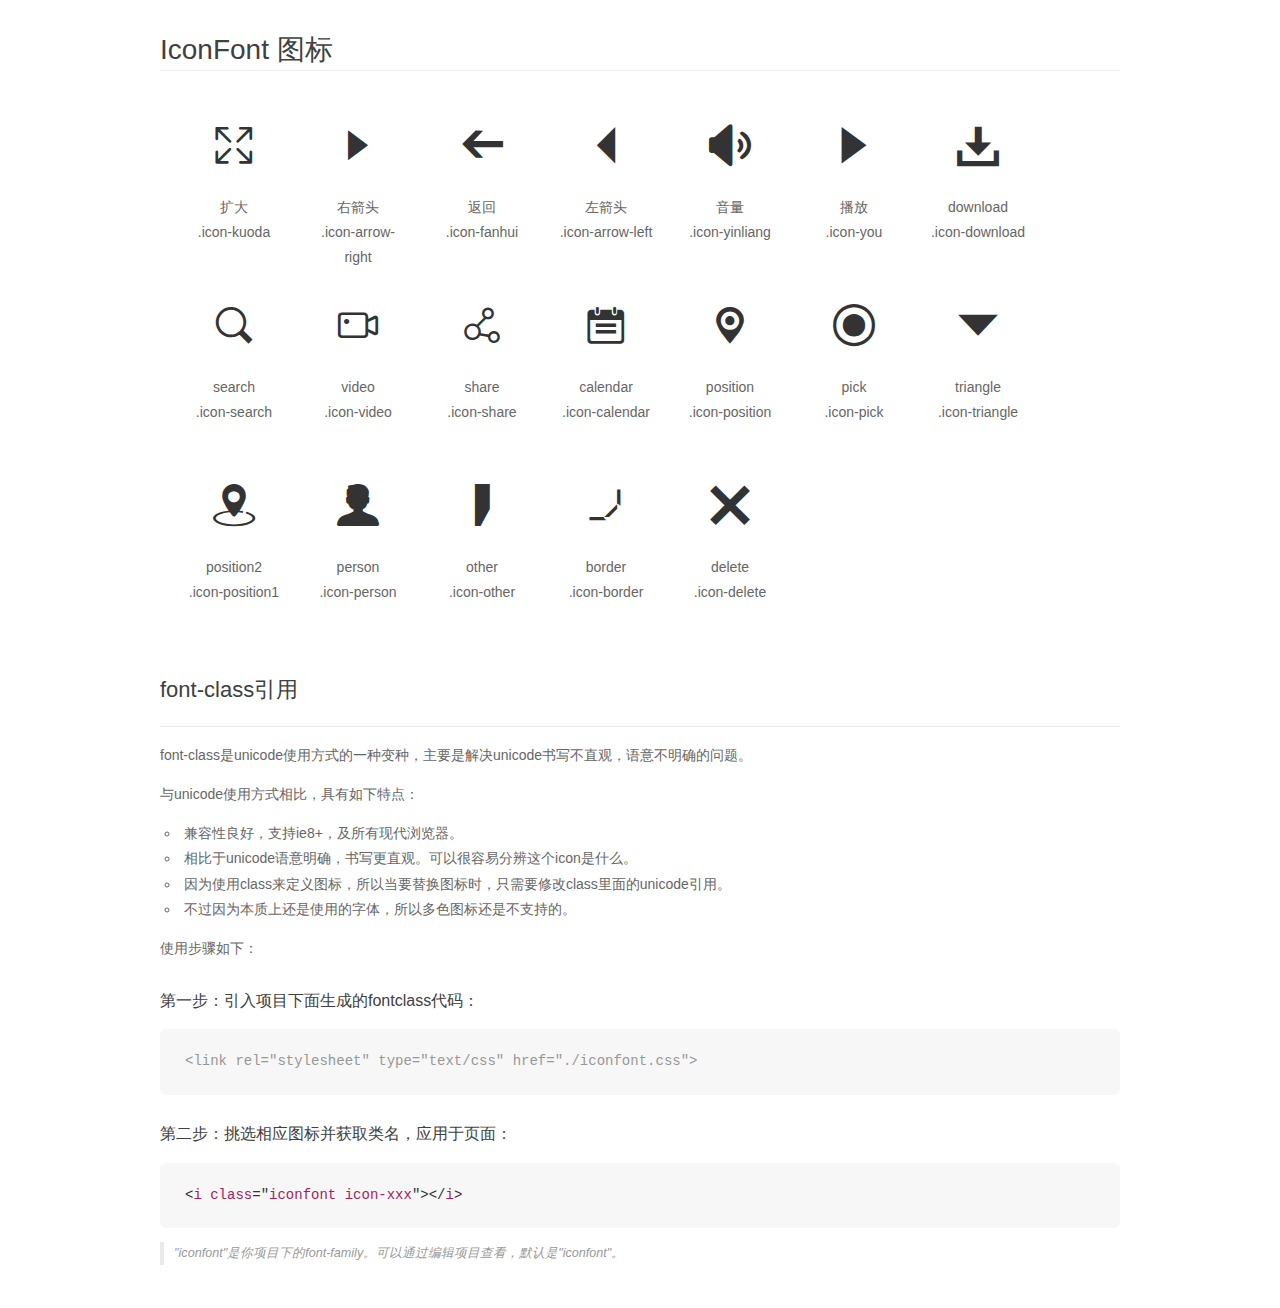
<file: css/font_763577_khubyc13qna/demo_fontclass.html>
<!DOCTYPE html>
<html>
<head>
    <meta charset="utf-8"/>
    <title>IconFont</title>
    <link rel="stylesheet" href="demo.css">
    <link rel="stylesheet" href="iconfont.css">
</head>
<body>
    <div class="main markdown">
        <h1>IconFont 图标</h1>
        <ul class="icon_lists clear">
            
                <li>
                <i class="icon iconfont icon-kuoda"></i>
                    <div class="name">扩大</div>
                    <div class="fontclass">.icon-kuoda</div>
                </li>
            
                <li>
                <i class="icon iconfont icon-arrow-right"></i>
                    <div class="name">右箭头</div>
                    <div class="fontclass">.icon-arrow-right</div>
                </li>
            
                <li>
                <i class="icon iconfont icon-fanhui"></i>
                    <div class="name">返回</div>
                    <div class="fontclass">.icon-fanhui</div>
                </li>
            
                <li>
                <i class="icon iconfont icon-arrow-left"></i>
                    <div class="name">左箭头</div>
                    <div class="fontclass">.icon-arrow-left</div>
                </li>
            
                <li>
                <i class="icon iconfont icon-yinliang"></i>
                    <div class="name">音量</div>
                    <div class="fontclass">.icon-yinliang</div>
                </li>
            
                <li>
                <i class="icon iconfont icon-you"></i>
                    <div class="name">播放</div>
                    <div class="fontclass">.icon-you</div>
                </li>
            
                <li>
                <i class="icon iconfont icon-download"></i>
                    <div class="name">download</div>
                    <div class="fontclass">.icon-download</div>
                </li>
            
                <li>
                <i class="icon iconfont icon-search"></i>
                    <div class="name">search</div>
                    <div class="fontclass">.icon-search</div>
                </li>
            
                <li>
                <i class="icon iconfont icon-video"></i>
                    <div class="name">video</div>
                    <div class="fontclass">.icon-video</div>
                </li>
            
                <li>
                <i class="icon iconfont icon-share"></i>
                    <div class="name">share</div>
                    <div class="fontclass">.icon-share</div>
                </li>
            
                <li>
                <i class="icon iconfont icon-calendar"></i>
                    <div class="name">calendar</div>
                    <div class="fontclass">.icon-calendar</div>
                </li>
            
                <li>
                <i class="icon iconfont icon-position"></i>
                    <div class="name">position</div>
                    <div class="fontclass">.icon-position</div>
                </li>
            
                <li>
                <i class="icon iconfont icon-pick"></i>
                    <div class="name">pick</div>
                    <div class="fontclass">.icon-pick</div>
                </li>
            
                <li>
                <i class="icon iconfont icon-triangle"></i>
                    <div class="name">triangle</div>
                    <div class="fontclass">.icon-triangle</div>
                </li>
            
                <li>
                <i class="icon iconfont icon-position1"></i>
                    <div class="name">position2</div>
                    <div class="fontclass">.icon-position1</div>
                </li>
            
                <li>
                <i class="icon iconfont icon-person"></i>
                    <div class="name">person</div>
                    <div class="fontclass">.icon-person</div>
                </li>
            
                <li>
                <i class="icon iconfont icon-other"></i>
                    <div class="name">other</div>
                    <div class="fontclass">.icon-other</div>
                </li>
            
                <li>
                <i class="icon iconfont icon-border"></i>
                    <div class="name">border</div>
                    <div class="fontclass">.icon-border</div>
                </li>
            
                <li>
                <i class="icon iconfont icon-delete"></i>
                    <div class="name">delete</div>
                    <div class="fontclass">.icon-delete</div>
                </li>
            
        </ul>

        <h2 id="font-class-">font-class引用</h2>
        <hr>

        <p>font-class是unicode使用方式的一种变种，主要是解决unicode书写不直观，语意不明确的问题。</p>
        <p>与unicode使用方式相比，具有如下特点：</p>
        <ul>
        <li>兼容性良好，支持ie8+，及所有现代浏览器。</li>
        <li>相比于unicode语意明确，书写更直观。可以很容易分辨这个icon是什么。</li>
        <li>因为使用class来定义图标，所以当要替换图标时，只需要修改class里面的unicode引用。</li>
        <li>不过因为本质上还是使用的字体，所以多色图标还是不支持的。</li>
        </ul>
        <p>使用步骤如下：</p>
        <h3 id="-fontclass-">第一步：引入项目下面生成的fontclass代码：</h3>


        <pre><code class="lang-js hljs javascript"><span class="hljs-comment">&lt;link rel="stylesheet" type="text/css" href="./iconfont.css"&gt;</span></code></pre>
        <h3 id="-">第二步：挑选相应图标并获取类名，应用于页面：</h3>
        <pre><code class="lang-css hljs">&lt;<span class="hljs-selector-tag">i</span> <span class="hljs-selector-tag">class</span>="<span class="hljs-selector-tag">iconfont</span> <span class="hljs-selector-tag">icon-xxx</span>"&gt;&lt;/<span class="hljs-selector-tag">i</span>&gt;</code></pre>
        <blockquote>
        <p>"iconfont"是你项目下的font-family。可以通过编辑项目查看，默认是"iconfont"。</p>
        </blockquote>
    </div>
</body>
</html>
</file>
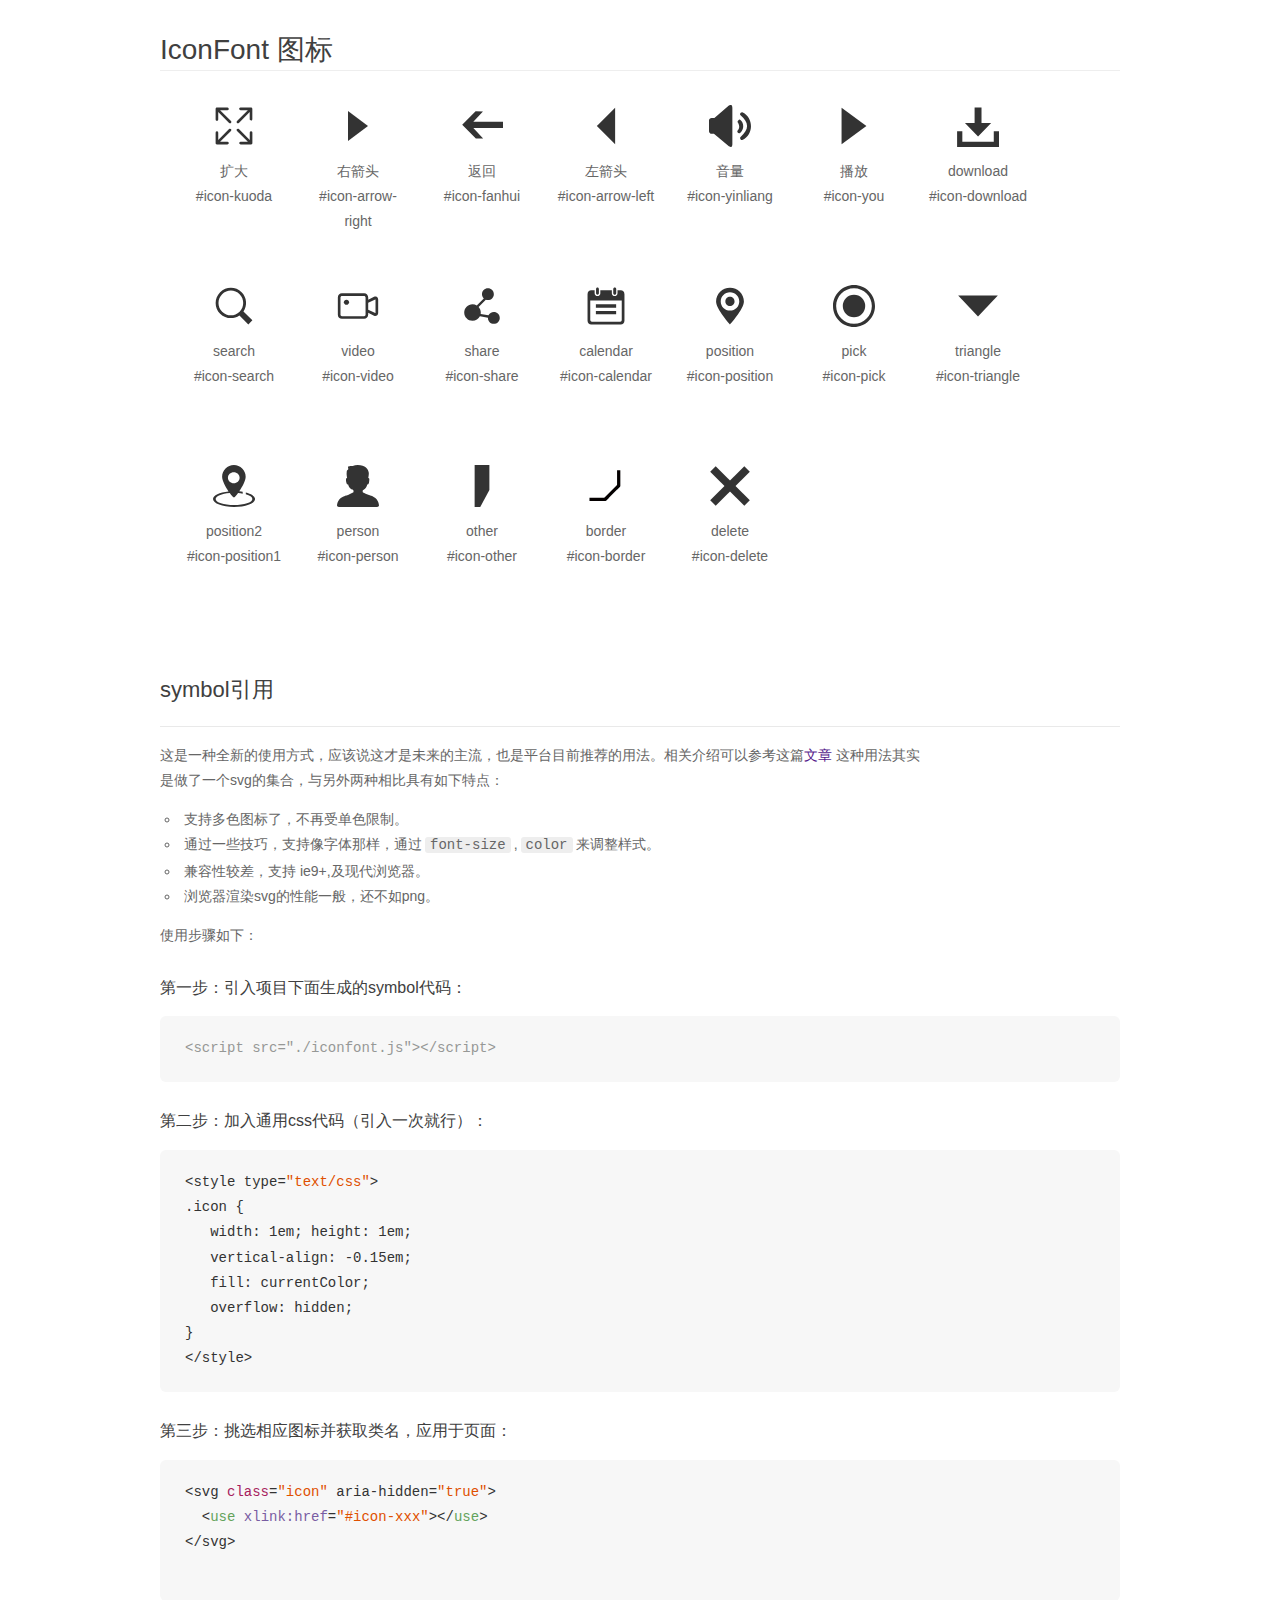
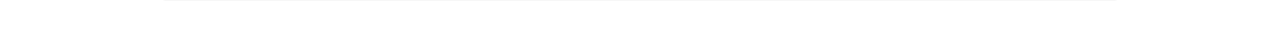
<file: css/font_763577_khubyc13qna/demo_symbol.html>
<!DOCTYPE html>
<html>
<head>
    <meta charset="utf-8"/>
    <title>IconFont</title>
    <link rel="stylesheet" href="demo.css">
    <script src="iconfont.js"></script>

    <style type="text/css">
        .icon {
          /* 通过设置 font-size 来改变图标大小 */
          width: 1em; height: 1em;
          /* 图标和文字相邻时，垂直对齐 */
          vertical-align: -0.15em;
          /* 通过设置 color 来改变 SVG 的颜色/fill */
          fill: currentColor;
          /* path 和 stroke 溢出 viewBox 部分在 IE 下会显示
             normalize.css 中也包含这行 */
          overflow: hidden;
        }

    </style>
</head>
<body>
    <div class="main markdown">
        <h1>IconFont 图标</h1>
        <ul class="icon_lists clear">
            
                <li>
                    <svg class="icon" aria-hidden="true">
                        <use xlink:href="#icon-kuoda"></use>
                    </svg>
                    <div class="name">扩大</div>
                    <div class="fontclass">#icon-kuoda</div>
                </li>
            
                <li>
                    <svg class="icon" aria-hidden="true">
                        <use xlink:href="#icon-arrow-right"></use>
                    </svg>
                    <div class="name">右箭头</div>
                    <div class="fontclass">#icon-arrow-right</div>
                </li>
            
                <li>
                    <svg class="icon" aria-hidden="true">
                        <use xlink:href="#icon-fanhui"></use>
                    </svg>
                    <div class="name">返回</div>
                    <div class="fontclass">#icon-fanhui</div>
                </li>
            
                <li>
                    <svg class="icon" aria-hidden="true">
                        <use xlink:href="#icon-arrow-left"></use>
                    </svg>
                    <div class="name">左箭头</div>
                    <div class="fontclass">#icon-arrow-left</div>
                </li>
            
                <li>
                    <svg class="icon" aria-hidden="true">
                        <use xlink:href="#icon-yinliang"></use>
                    </svg>
                    <div class="name">音量</div>
                    <div class="fontclass">#icon-yinliang</div>
                </li>
            
                <li>
                    <svg class="icon" aria-hidden="true">
                        <use xlink:href="#icon-you"></use>
                    </svg>
                    <div class="name">播放</div>
                    <div class="fontclass">#icon-you</div>
                </li>
            
                <li>
                    <svg class="icon" aria-hidden="true">
                        <use xlink:href="#icon-download"></use>
                    </svg>
                    <div class="name">download</div>
                    <div class="fontclass">#icon-download</div>
                </li>
            
                <li>
                    <svg class="icon" aria-hidden="true">
                        <use xlink:href="#icon-search"></use>
                    </svg>
                    <div class="name">search</div>
                    <div class="fontclass">#icon-search</div>
                </li>
            
                <li>
                    <svg class="icon" aria-hidden="true">
                        <use xlink:href="#icon-video"></use>
                    </svg>
                    <div class="name">video</div>
                    <div class="fontclass">#icon-video</div>
                </li>
            
                <li>
                    <svg class="icon" aria-hidden="true">
                        <use xlink:href="#icon-share"></use>
                    </svg>
                    <div class="name">share</div>
                    <div class="fontclass">#icon-share</div>
                </li>
            
                <li>
                    <svg class="icon" aria-hidden="true">
                        <use xlink:href="#icon-calendar"></use>
                    </svg>
                    <div class="name">calendar</div>
                    <div class="fontclass">#icon-calendar</div>
                </li>
            
                <li>
                    <svg class="icon" aria-hidden="true">
                        <use xlink:href="#icon-position"></use>
                    </svg>
                    <div class="name">position</div>
                    <div class="fontclass">#icon-position</div>
                </li>
            
                <li>
                    <svg class="icon" aria-hidden="true">
                        <use xlink:href="#icon-pick"></use>
                    </svg>
                    <div class="name">pick</div>
                    <div class="fontclass">#icon-pick</div>
                </li>
            
                <li>
                    <svg class="icon" aria-hidden="true">
                        <use xlink:href="#icon-triangle"></use>
                    </svg>
                    <div class="name">triangle</div>
                    <div class="fontclass">#icon-triangle</div>
                </li>
            
                <li>
                    <svg class="icon" aria-hidden="true">
                        <use xlink:href="#icon-position1"></use>
                    </svg>
                    <div class="name">position2</div>
                    <div class="fontclass">#icon-position1</div>
                </li>
            
                <li>
                    <svg class="icon" aria-hidden="true">
                        <use xlink:href="#icon-person"></use>
                    </svg>
                    <div class="name">person</div>
                    <div class="fontclass">#icon-person</div>
                </li>
            
                <li>
                    <svg class="icon" aria-hidden="true">
                        <use xlink:href="#icon-other"></use>
                    </svg>
                    <div class="name">other</div>
                    <div class="fontclass">#icon-other</div>
                </li>
            
                <li>
                    <svg class="icon" aria-hidden="true">
                        <use xlink:href="#icon-border"></use>
                    </svg>
                    <div class="name">border</div>
                    <div class="fontclass">#icon-border</div>
                </li>
            
                <li>
                    <svg class="icon" aria-hidden="true">
                        <use xlink:href="#icon-delete"></use>
                    </svg>
                    <div class="name">delete</div>
                    <div class="fontclass">#icon-delete</div>
                </li>
            
        </ul>


        <h2 id="symbol-">symbol引用</h2>
        <hr>

        <p>这是一种全新的使用方式，应该说这才是未来的主流，也是平台目前推荐的用法。相关介绍可以参考这篇<a href="">文章</a>
        这种用法其实是做了一个svg的集合，与另外两种相比具有如下特点：</p>
        <ul>
          <li>支持多色图标了，不再受单色限制。</li>
          <li>通过一些技巧，支持像字体那样，通过<code>font-size</code>,<code>color</code>来调整样式。</li>
          <li>兼容性较差，支持 ie9+,及现代浏览器。</li>
          <li>浏览器渲染svg的性能一般，还不如png。</li>
        </ul>
        <p>使用步骤如下：</p>
        <h3 id="-symbol-">第一步：引入项目下面生成的symbol代码：</h3>
        <pre><code class="lang-js hljs javascript"><span class="hljs-comment">&lt;script src="./iconfont.js"&gt;&lt;/script&gt;</span></code></pre>
        <h3 id="-css-">第二步：加入通用css代码（引入一次就行）：</h3>
        <pre><code class="lang-js hljs javascript">&lt;style type=<span class="hljs-string">"text/css"</span>&gt;
.icon {
   width: <span class="hljs-number">1</span>em; height: <span class="hljs-number">1</span>em;
   vertical-align: <span class="hljs-number">-0.15</span>em;
   fill: currentColor;
   overflow: hidden;
}
&lt;<span class="hljs-regexp">/style&gt;</span></code></pre>
        <h3 id="-">第三步：挑选相应图标并获取类名，应用于页面：</h3>
        <pre><code class="lang-js hljs javascript">&lt;svg <span class="hljs-class"><span class="hljs-keyword">class</span></span>=<span class="hljs-string">"icon"</span> aria-hidden=<span class="hljs-string">"true"</span>&gt;<span class="xml"><span class="hljs-tag">
  &lt;<span class="hljs-name">use</span> <span class="hljs-attr">xlink:href</span>=<span class="hljs-string">"#icon-xxx"</span>&gt;</span><span class="hljs-tag">&lt;/<span class="hljs-name">use</span>&gt;</span>
</span>&lt;<span class="hljs-regexp">/svg&gt;
        </span></code></pre>
    </div>
</body>
</html>
</file>
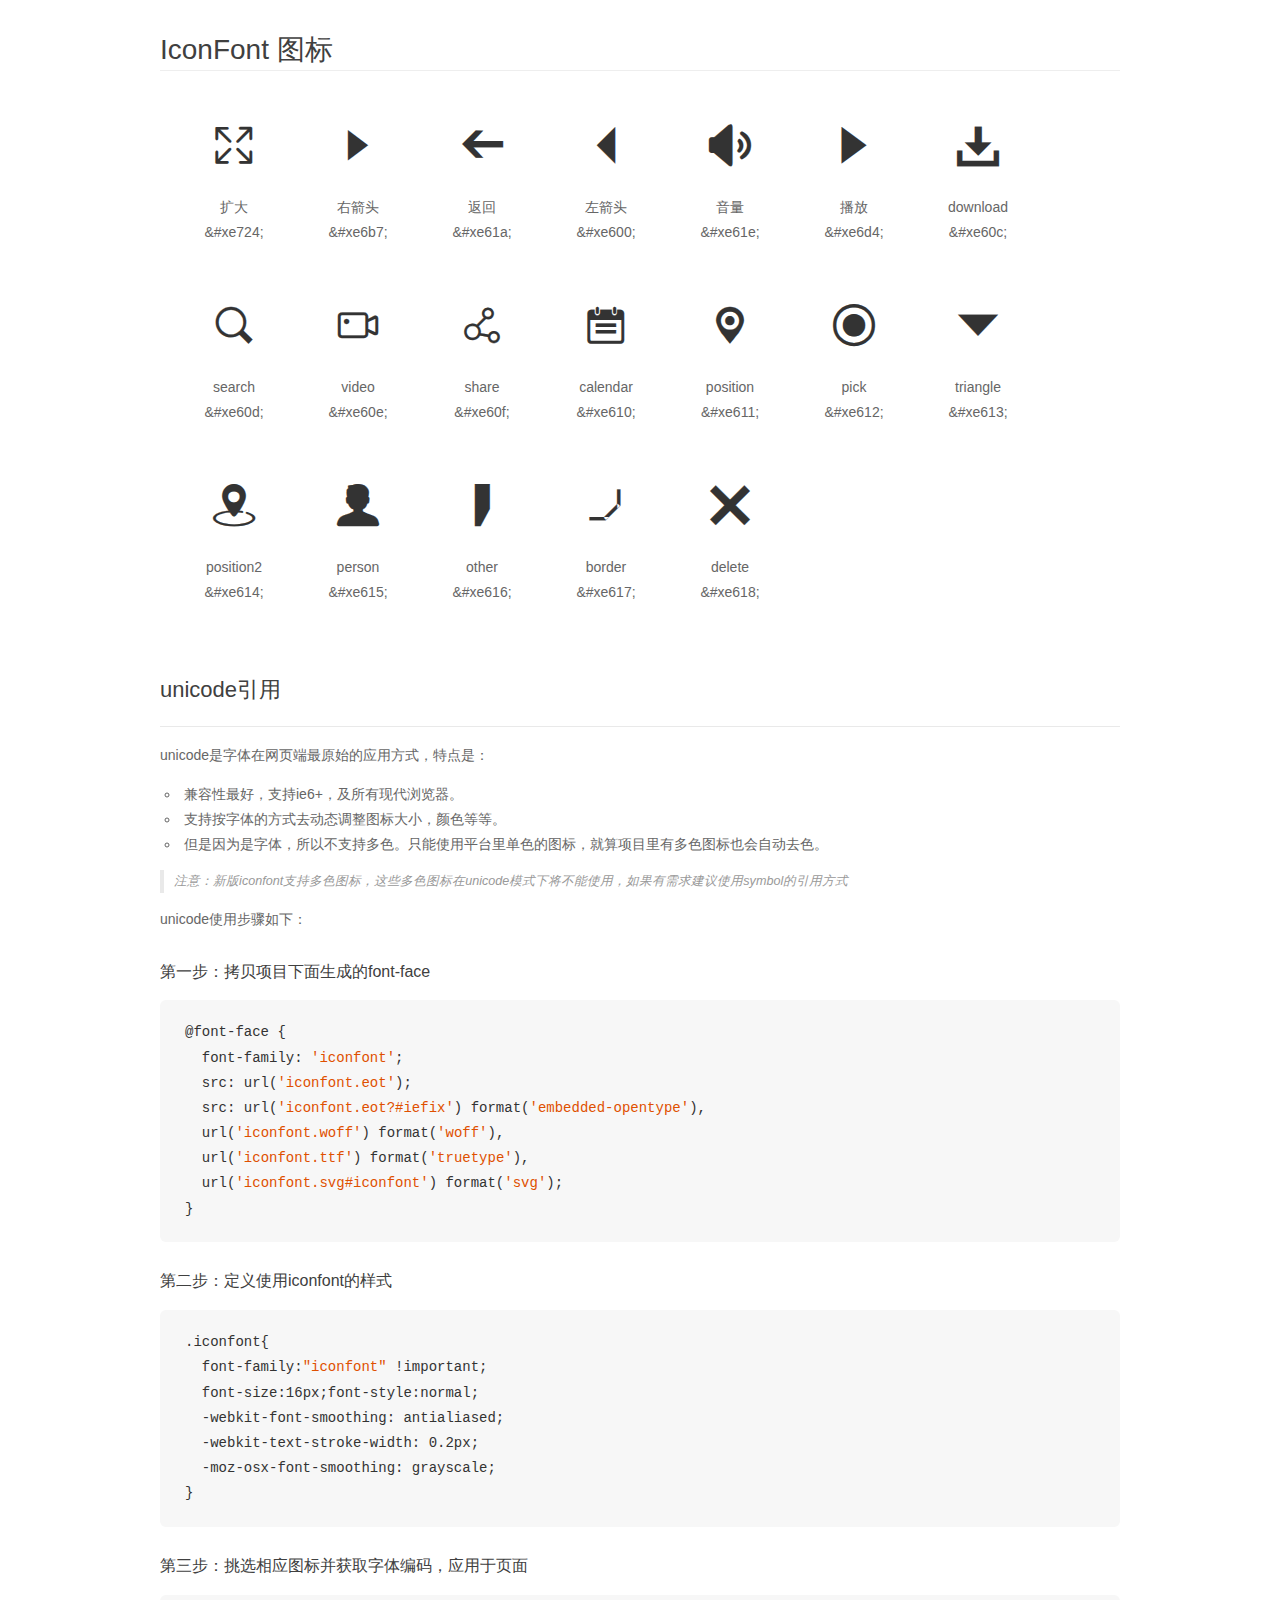
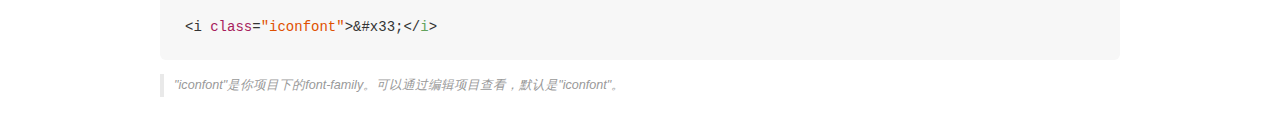
<file: css/font_763577_khubyc13qna/demo_unicode.html>
<!DOCTYPE html>
<html>
<head>
    <meta charset="utf-8"/>
    <title>IconFont</title>
    <link rel="stylesheet" href="demo.css">

    <style type="text/css">

        @font-face {font-family: "iconfont";
          src: url('iconfont.eot'); /* IE9*/
          src: url('iconfont.eot#iefix') format('embedded-opentype'), /* IE6-IE8 */
          url('iconfont.woff') format('woff'), /* chrome, firefox */
          url('iconfont.ttf') format('truetype'), /* chrome, firefox, opera, Safari, Android, iOS 4.2+*/
          url('iconfont.svg#iconfont') format('svg'); /* iOS 4.1- */
        }

        .iconfont {
          font-family:"iconfont" !important;
          font-size:16px;
          font-style:normal;
          -webkit-font-smoothing: antialiased;
          -webkit-text-stroke-width: 0.2px;
          -moz-osx-font-smoothing: grayscale;
        }

    </style>
</head>
<body>
    <div class="main markdown">
        <h1>IconFont 图标</h1>
        <ul class="icon_lists clear">
            
                <li>
                <i class="icon iconfont">&#xe724;</i>
                    <div class="name">扩大</div>
                    <div class="code">&amp;#xe724;</div>
                </li>
            
                <li>
                <i class="icon iconfont">&#xe6b7;</i>
                    <div class="name">右箭头</div>
                    <div class="code">&amp;#xe6b7;</div>
                </li>
            
                <li>
                <i class="icon iconfont">&#xe61a;</i>
                    <div class="name">返回</div>
                    <div class="code">&amp;#xe61a;</div>
                </li>
            
                <li>
                <i class="icon iconfont">&#xe600;</i>
                    <div class="name">左箭头</div>
                    <div class="code">&amp;#xe600;</div>
                </li>
            
                <li>
                <i class="icon iconfont">&#xe61e;</i>
                    <div class="name">音量</div>
                    <div class="code">&amp;#xe61e;</div>
                </li>
            
                <li>
                <i class="icon iconfont">&#xe6d4;</i>
                    <div class="name">播放</div>
                    <div class="code">&amp;#xe6d4;</div>
                </li>
            
                <li>
                <i class="icon iconfont">&#xe60c;</i>
                    <div class="name">download</div>
                    <div class="code">&amp;#xe60c;</div>
                </li>
            
                <li>
                <i class="icon iconfont">&#xe60d;</i>
                    <div class="name">search</div>
                    <div class="code">&amp;#xe60d;</div>
                </li>
            
                <li>
                <i class="icon iconfont">&#xe60e;</i>
                    <div class="name">video</div>
                    <div class="code">&amp;#xe60e;</div>
                </li>
            
                <li>
                <i class="icon iconfont">&#xe60f;</i>
                    <div class="name">share</div>
                    <div class="code">&amp;#xe60f;</div>
                </li>
            
                <li>
                <i class="icon iconfont">&#xe610;</i>
                    <div class="name">calendar</div>
                    <div class="code">&amp;#xe610;</div>
                </li>
            
                <li>
                <i class="icon iconfont">&#xe611;</i>
                    <div class="name">position</div>
                    <div class="code">&amp;#xe611;</div>
                </li>
            
                <li>
                <i class="icon iconfont">&#xe612;</i>
                    <div class="name">pick</div>
                    <div class="code">&amp;#xe612;</div>
                </li>
            
                <li>
                <i class="icon iconfont">&#xe613;</i>
                    <div class="name">triangle</div>
                    <div class="code">&amp;#xe613;</div>
                </li>
            
                <li>
                <i class="icon iconfont">&#xe614;</i>
                    <div class="name">position2</div>
                    <div class="code">&amp;#xe614;</div>
                </li>
            
                <li>
                <i class="icon iconfont">&#xe615;</i>
                    <div class="name">person</div>
                    <div class="code">&amp;#xe615;</div>
                </li>
            
                <li>
                <i class="icon iconfont">&#xe616;</i>
                    <div class="name">other</div>
                    <div class="code">&amp;#xe616;</div>
                </li>
            
                <li>
                <i class="icon iconfont">&#xe617;</i>
                    <div class="name">border</div>
                    <div class="code">&amp;#xe617;</div>
                </li>
            
                <li>
                <i class="icon iconfont">&#xe618;</i>
                    <div class="name">delete</div>
                    <div class="code">&amp;#xe618;</div>
                </li>
            
        </ul>
        <h2 id="unicode-">unicode引用</h2>
        <hr>

        <p>unicode是字体在网页端最原始的应用方式，特点是：</p>
        <ul>
        <li>兼容性最好，支持ie6+，及所有现代浏览器。</li>
        <li>支持按字体的方式去动态调整图标大小，颜色等等。</li>
        <li>但是因为是字体，所以不支持多色。只能使用平台里单色的图标，就算项目里有多色图标也会自动去色。</li>
        </ul>
        <blockquote>
        <p>注意：新版iconfont支持多色图标，这些多色图标在unicode模式下将不能使用，如果有需求建议使用symbol的引用方式</p>
        </blockquote>
        <p>unicode使用步骤如下：</p>
        <h3 id="-font-face">第一步：拷贝项目下面生成的font-face</h3>
        <pre><code class="lang-js hljs javascript">@font-face {
  font-family: <span class="hljs-string">'iconfont'</span>;
  src: url(<span class="hljs-string">'iconfont.eot'</span>);
  src: url(<span class="hljs-string">'iconfont.eot?#iefix'</span>) format(<span class="hljs-string">'embedded-opentype'</span>),
  url(<span class="hljs-string">'iconfont.woff'</span>) format(<span class="hljs-string">'woff'</span>),
  url(<span class="hljs-string">'iconfont.ttf'</span>) format(<span class="hljs-string">'truetype'</span>),
  url(<span class="hljs-string">'iconfont.svg#iconfont'</span>) format(<span class="hljs-string">'svg'</span>);
}
</code></pre>
        <h3 id="-iconfont-">第二步：定义使用iconfont的样式</h3>
        <pre><code class="lang-js hljs javascript">.iconfont{
  font-family:<span class="hljs-string">"iconfont"</span> !important;
  font-size:<span class="hljs-number">16</span>px;font-style:normal;
  -webkit-font-smoothing: antialiased;
  -webkit-text-stroke-width: <span class="hljs-number">0.2</span>px;
  -moz-osx-font-smoothing: grayscale;
}
</code></pre>
        <h3 id="-">第三步：挑选相应图标并获取字体编码，应用于页面</h3>
        <pre><code class="lang-js hljs javascript">&lt;i <span class="hljs-class"><span class="hljs-keyword">class</span></span>=<span class="hljs-string">"iconfont"</span>&gt;&amp;#x33;<span class="xml"><span class="hljs-tag">&lt;/<span class="hljs-name">i</span>&gt;</span></span></code></pre>

        <blockquote>
        <p>"iconfont"是你项目下的font-family。可以通过编辑项目查看，默认是"iconfont"。</p>
        </blockquote>
    </div>


</body>
</html>
</file>
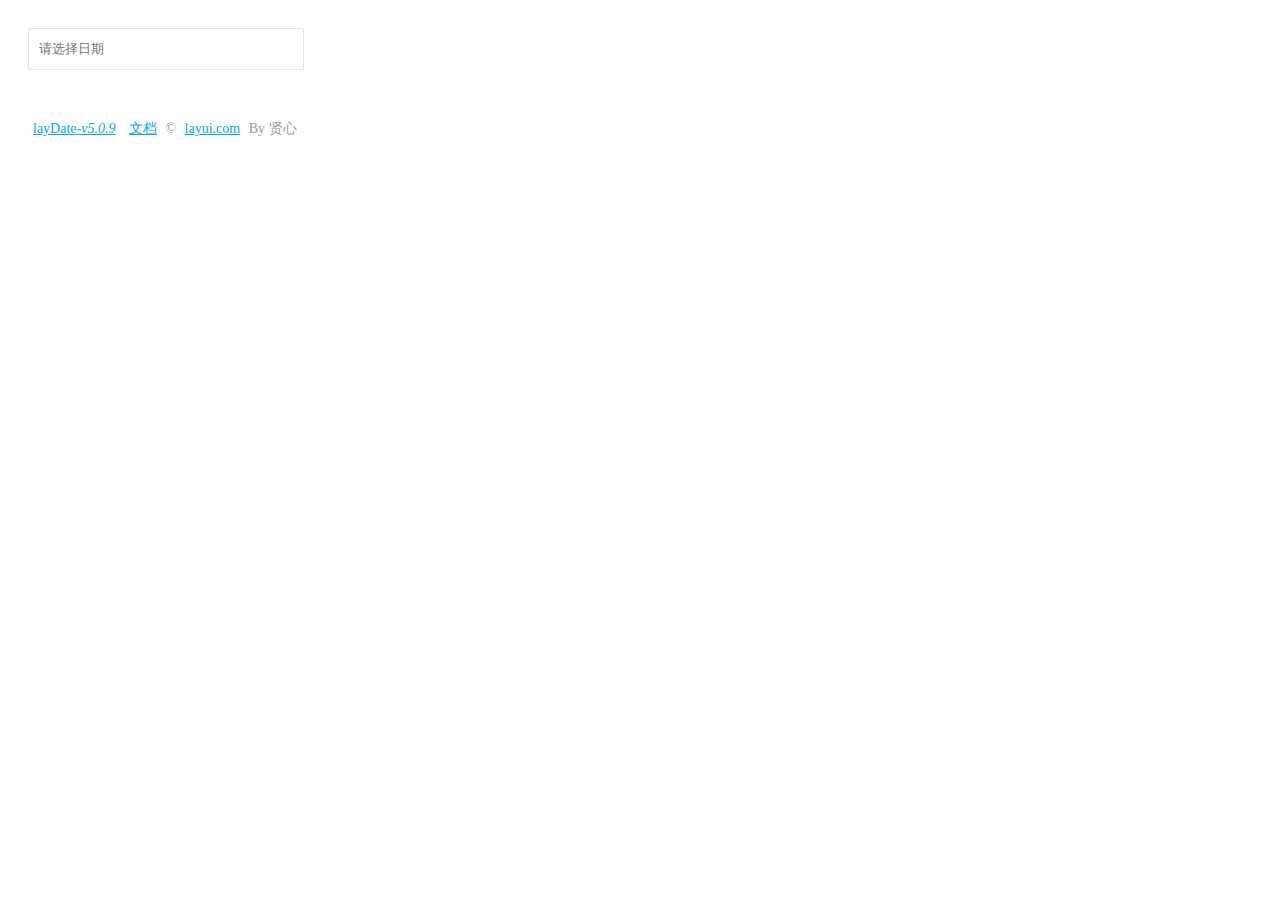
<file: js/layDate-v5.0.9/test.html>
<!DOCTYPE html>
<html>
<head>
  <meta charset="utf-8">
  <title>使用 layDate 独立版</title>
  <meta name="renderer" content="webkit">
  <meta http-equiv="X-UA-Compatible" content="IE=edge,chrome=1">
  <meta name="viewport" content="width=device-width, initial-scale=1, maximum-scale=1">
  <meta name="apple-mobile-web-app-status-bar-style" content="black"> 
  <meta name="apple-mobile-web-app-capable" content="yes">
  <meta name="format-detection" content="telephone=no">

  <style>
  body{padding: 20px;}
  .demo-input{padding-left: 10px; height: 38px; min-width: 262px; line-height: 38px; border: 1px solid #e6e6e6;  background-color: #fff;  border-radius: 2px;}
  .demo-footer{padding: 50px 0; color: #999; font-size: 14px;}
  .demo-footer a{padding: 0 5px; color: #01AAED;}
  </style>
</head>
<body>
<input type="text" class="demo-input" placeholder="请选择日期" id="test1">

<div class="demo-footer">
  <a href="http://www.layui.com/laydate/" target="_blank">layDate<cite id="version"></cite></a>
  <a href="http://www.layui.com/doc/modules/laydate.html" target="_blank">文档</a>
  <span>&copy; <a href="http://www.layui.com/" target="_blank">layui.com</a> By 贤心<span>
</div>

<script src="laydate/laydate.js"></script> <!-- 改成你的路径 -->
<script>
lay('#version').html('-v'+ laydate.v);

//执行一个laydate实例
laydate.render({
  elem: '#test1' //指定元素
});
</script>
</body>
</html>
</file>
<file: css/font_763577_khubyc13qna/iconfont.css>
@font-face {font-family: "iconfont";
  src: url('iconfont.eot?t=1532776069725'); /* IE9*/
  src: url('iconfont.eot?t=1532776069725#iefix') format('embedded-opentype'), /* IE6-IE8 */
  url('[data-uri]') format('woff'),
  url('iconfont.ttf?t=1532776069725') format('truetype'), /* chrome, firefox, opera, Safari, Android, iOS 4.2+*/
  url('iconfont.svg?t=1532776069725#iconfont') format('svg'); /* iOS 4.1- */
}

.iconfont {
  font-family:"iconfont" !important;
  font-size:16px;
  font-style:normal;
  -webkit-font-smoothing: antialiased;
  -moz-osx-font-smoothing: grayscale;
}

.icon-kuoda:before { content: "\e724"; }

.icon-arrow-right:before { content: "\e6b7"; }

.icon-fanhui:before { content: "\e61a"; }

.icon-arrow-left:before { content: "\e600"; }

.icon-yinliang:before { content: "\e61e"; }

.icon-you:before { content: "\e6d4"; }

.icon-download:before { content: "\e60c"; }

.icon-search:before { content: "\e60d"; }

.icon-video:before { content: "\e60e"; }

.icon-share:before { content: "\e60f"; }

.icon-calendar:before { content: "\e610"; }

.icon-position:before { content: "\e611"; }

.icon-pick:before { content: "\e612"; }

.icon-triangle:before { content: "\e613"; }

.icon-position1:before { content: "\e614"; }

.icon-person:before { content: "\e615"; }

.icon-other:before { content: "\e616"; }

.icon-border:before { content: "\e617"; }

.icon-delete:before { content: "\e618"; }
</file>
<file: css/font_763577_khubyc13qna/demo.css>
*{margin: 0;padding: 0;list-style: none;}
/*
KISSY CSS Reset
理念：1. reset 的目的不是清除浏览器的默认样式，这仅是部分工作。清除和重置是紧密不可分的。
2. reset 的目的不是让默认样式在所有浏览器下一致，而是减少默认样式有可能带来的问题。
3. reset 期望提供一套普适通用的基础样式。但没有银弹，推荐根据具体需求，裁剪和修改后再使用。
特色：1. 适应中文；2. 基于最新主流浏览器。
维护：玉伯<lifesinger@gmail.com>, 正淳<ragecarrier@gmail.com>
 */

/** 清除内外边距 **/
body, h1, h2, h3, h4, h5, h6, hr, p, blockquote, /* structural elements 结构元素 */
dl, dt, dd, ul, ol, li, /* list elements 列表元素 */
pre, /* text formatting elements 文本格式元素 */
form, fieldset, legend, button, input, textarea, /* form elements 表单元素 */
th, td /* table elements 表格元素 */ {
  margin: 0;
  padding: 0;
}

/** 设置默认字体 **/
body,
button, input, select, textarea /* for ie */ {
  font: 12px/1.5 tahoma, arial, \5b8b\4f53, sans-serif;
}
h1, h2, h3, h4, h5, h6 { font-size: 100%; }
address, cite, dfn, em, var { font-style: normal; } /* 将斜体扶正 */
code, kbd, pre, samp { font-family: courier new, courier, monospace; } /* 统一等宽字体 */
small { font-size: 12px; } /* 小于 12px 的中文很难阅读，让 small 正常化 */

/** 重置列表元素 **/
ul, ol { list-style: none; }

/** 重置文本格式元素 **/
a { text-decoration: none; }
a:hover { text-decoration: underline; }


/** 重置表单元素 **/
legend { color: #000; } /* for ie6 */
fieldset, img { border: 0; } /* img 搭车：让链接里的 img 无边框 */
button, input, select, textarea { font-size: 100%; } /* 使得表单元素在 ie 下能继承字体大小 */
/* 注：optgroup 无法扶正 */

/** 重置表格元素 **/
table { border-collapse: collapse; border-spacing: 0; }

/* 清除浮动 */
.ks-clear:after, .clear:after {
  content: '\20';
  display: block;
  height: 0;
  clear: both;
}
.ks-clear, .clear {
  *zoom: 1;
}

.main {
  padding: 30px 100px;
width: 960px;
margin: 0 auto;
}
.main h1{font-size:36px; color:#333; text-align:left;margin-bottom:30px; border-bottom: 1px solid #eee;}

.helps{margin-top:40px;}
.helps pre{
  padding:20px;
  margin:10px 0;
  border:solid 1px #e7e1cd;
  background-color: #fffdef;
  overflow: auto;
}

.icon_lists{
  width: 100% !important;

}

.icon_lists li{
  float:left;
  width: 100px;
  height:180px;
  text-align: center;
  list-style: none !important;
}
.icon_lists .icon{
  font-size: 42px;
  line-height: 100px;
  margin: 10px 0;
  color:#333;
  -webkit-transition: font-size 0.25s ease-out 0s;
  -moz-transition: font-size 0.25s ease-out 0s;
  transition: font-size 0.25s ease-out 0s;

}
.icon_lists .icon:hover{
  font-size: 100px;
}



.markdown {
  color: #666;
  font-size: 14px;
  line-height: 1.8;
}

.highlight {
  line-height: 1.5;
}

.markdown img {
  vertical-align: middle;
  max-width: 100%;
}

.markdown h1 {
  color: #404040;
  font-weight: 500;
  line-height: 40px;
  margin-bottom: 24px;
}

.markdown h2,
.markdown h3,
.markdown h4,
.markdown h5,
.markdown h6 {
  color: #404040;
  margin: 1.6em 0 0.6em 0;
  font-weight: 500;
  clear: both;
}

.markdown h1 {
  font-size: 28px;
}

.markdown h2 {
  font-size: 22px;
}

.markdown h3 {
  font-size: 16px;
}

.markdown h4 {
  font-size: 14px;
}

.markdown h5 {
  font-size: 12px;
}

.markdown h6 {
  font-size: 12px;
}

.markdown hr {
  height: 1px;
  border: 0;
  background: #e9e9e9;
  margin: 16px 0;
  clear: both;
}

.markdown p,
.markdown pre {
  margin: 1em 0;
}

.markdown > p,
.markdown > blockquote,
.markdown > .highlight,
.markdown > ol,
.markdown > ul {
  width: 80%;
}

.markdown ul > li {
  list-style: circle;
}

.markdown > ul li,
.markdown blockquote ul > li {
  margin-left: 20px;
  padding-left: 4px;
}

.markdown > ul li p,
.markdown > ol li p {
  margin: 0.6em 0;
}

.markdown ol > li {
  list-style: decimal;
}

.markdown > ol li,
.markdown blockquote ol > li {
  margin-left: 20px;
  padding-left: 4px;
}

.markdown code {
  margin: 0 3px;
  padding: 0 5px;
  background: #eee;
  border-radius: 3px;
}

.markdown pre {
  border-radius: 6px;
  background: #f7f7f7;
  padding: 20px;
}

.markdown pre code {
  border: none;
  background: #f7f7f7;
  margin: 0;
}

.markdown strong,
.markdown b {
  font-weight: 600;
}

.markdown > table {
  border-collapse: collapse;
  border-spacing: 0px;
  empty-cells: show;
  border: 1px solid #e9e9e9;
  width: 95%;
  margin-bottom: 24px;
}

.markdown > table th {
  white-space: nowrap;
  color: #333;
  font-weight: 600;

}

.markdown > table th,
.markdown > table td {
  border: 1px solid #e9e9e9;
  padding: 8px 16px;
  text-align: left;
}

.markdown > table th {
  background: #F7F7F7;
}

.markdown blockquote {
  font-size: 90%;
  color: #999;
  border-left: 4px solid #e9e9e9;
  padding-left: 0.8em;
  margin: 1em 0;
  font-style: italic;
}

.markdown blockquote p {
  margin: 0;
}

.markdown .anchor {
  opacity: 0;
  transition: opacity 0.3s ease;
  margin-left: 8px;
}

.markdown .waiting {
  color: #ccc;
}

.markdown h1:hover .anchor,
.markdown h2:hover .anchor,
.markdown h3:hover .anchor,
.markdown h4:hover .anchor,
.markdown h5:hover .anchor,
.markdown h6:hover .anchor {
  opacity: 1;
  display: inline-block;
}

.markdown > br,
.markdown > p > br {
  clear: both;
}


.hljs {
  display: block;
  background: white;
  padding: 0.5em;
  color: #333333;
  overflow-x: auto;
}

.hljs-comment,
.hljs-meta {
  color: #969896;
}

.hljs-string,
.hljs-variable,
.hljs-template-variable,
.hljs-strong,
.hljs-emphasis,
.hljs-quote {
  color: #df5000;
}

.hljs-keyword,
.hljs-selector-tag,
.hljs-type {
  color: #a71d5d;
}

.hljs-literal,
.hljs-symbol,
.hljs-bullet,
.hljs-attribute {
  color: #0086b3;
}

.hljs-section,
.hljs-name {
  color: #63a35c;
}

.hljs-tag {
  color: #333333;
}

.hljs-title,
.hljs-attr,
.hljs-selector-id,
.hljs-selector-class,
.hljs-selector-attr,
.hljs-selector-pseudo {
  color: #795da3;
}

.hljs-addition {
  color: #55a532;
  background-color: #eaffea;
}

.hljs-deletion {
  color: #bd2c00;
  background-color: #ffecec;
}

.hljs-link {
  text-decoration: underline;
}

pre{
  background: #fff;
}
</file>
